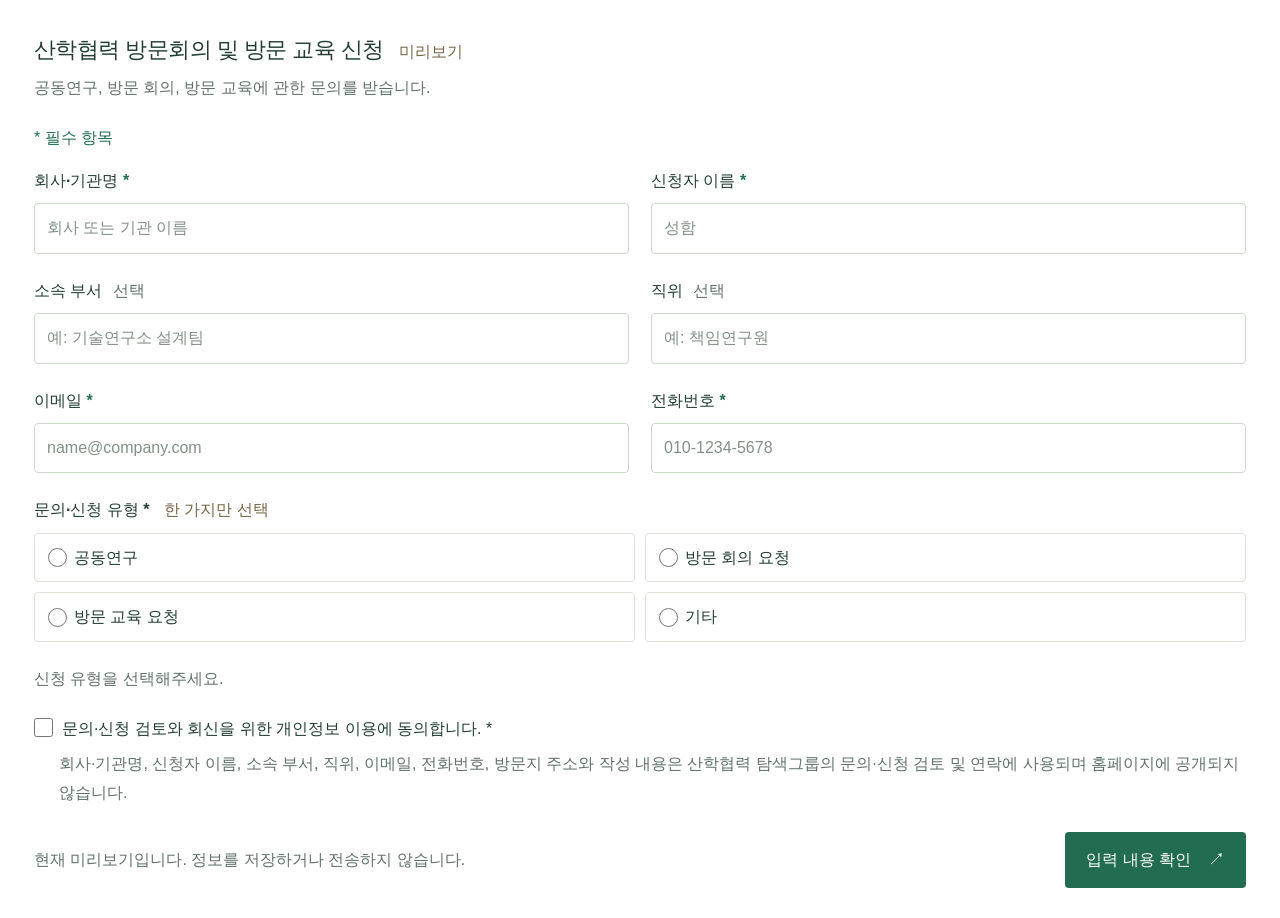
<file: google-apps-script/Index.html>
<!doctype html>
<html lang="ko">
<head>
  <meta charset="utf-8">
  <meta name="viewport" content="width=device-width,initial-scale=1">
  <meta name="referrer" content="no-referrer">
  <base target="_top">
  <title>산학협력 방문회의 및 방문 교육 신청</title>
  <style>
    /* Installed KoPubWorld fonts only. Public webfont hosting requires publisher approval. */
    @font-face { font-family:"KoPubWorld Dotum"; font-style:normal; font-weight:400; font-display:swap; src:local("KoPubWorldDotum Medium"), local("KoPubWorldDotumMedium"), local("KoPubWorld돋움체 Medium"); }
    @font-face { font-family:"KoPubWorld Dotum"; font-style:normal; font-weight:700; font-display:swap; src:local("KoPubWorldDotum Bold"), local("KoPubWorldDotumBold"), local("KoPubWorld돋움체 Bold"); }


    :root{--ink:#233d36;--muted:#62716b;--green:#226d51;--line:#dce3d9;--paper:#f8f9f4}
    *{box-sizing:border-box}body{font-size:16px;margin:0;background:#fff;color:var(--ink);font-family:"KoPubWorld Dotum","Malgun Gothic","Apple SD Gothic Neo",sans-serif;font-synthesis:none;line-height:1.65;word-break:keep-all;overflow-wrap:break-word}p,h2{margin:0}button,input,textarea{font:inherit}button{cursor:pointer}.form-shell{padding:32px 34px 30px}h2{font-size:22px;letter-spacing:-.025em}.form-intro{font-size:16px;color:var(--muted);margin:7px 0 23px}.required{margin-top:18px;font-size:16px;color:var(--green);margin-bottom:17px}.form-grid{display:grid;grid-template-columns:1fr 1fr;gap:19px 20px}.field{display:flex;flex-direction:column;gap:7px}.field-wide{grid-column:1/-1}label,legend{font-size:16px;font-weight:700}label small{font-size:16px;color:var(--muted);font-weight:400;margin-left:6px}label span,.required span{color:var(--green)}input[type=text],input[type=email],input[type=tel],textarea{width:100%;border:1px solid #cfd9ce;border-radius:4px;padding:11px 12px;font-size:16px;background:#fff;color:var(--ink);min-height:45px;outline:none}input::placeholder,textarea::placeholder{color:#829087;font-size:16px}input:focus,textarea:focus{border-color:var(--green);box-shadow:0 0 0 3px #226d5112}textarea{min-height:112px;resize:vertical;line-height:1.8}fieldset{border:0;margin:0;padding:0;min-width:0}legend{margin-bottom:9px;padding:0}.choices{display:flex;flex-wrap:wrap;gap:9px 15px}.choices label{display:inline-flex;gap:7px;align-items:center;font-size:16px;font-weight:400;min-height:30px}.choices input,.consent input{width:16px;height:16px;accent-color:var(--green);flex-shrink:0;margin:0}.field-help{font-size:16px;color:var(--muted);margin-top:0}.consent{display:flex;gap:9px;align-items:flex-start;margin:23px 0 7px;font-size:16px;font-weight:400}.consent input{margin-top:3px}.privacy{font-size:16px;color:var(--muted);padding-left:25px;line-height:1.8}.submit-row{display:flex;align-items:center;justify-content:space-between;gap:16px;margin-top:24px}.submit-row p{font-size:16px;color:var(--muted)}.submit{border:0;border-radius:4px;background:var(--green);color:white;font-weight:700;font-size:16px;padding:13px 21px;min-height:47px;white-space:nowrap}.submit span{font-size:17px;margin-left:17px}.submit:hover{background:#19563f}.submit:disabled{opacity:.55;cursor:wait}.submit:focus-visible,input:focus-visible,textarea:focus-visible{outline:2px solid #287dba;outline-offset:3px}.status{margin-top:20px;border:1px solid #cbdcc4;border-radius:4px;padding:15px 17px;background:var(--paper);font-size:16px;line-height:1.9}.status:empty{display:none}.status.error{border-color:#dab2a9;background:#fff7f4;color:#803f32}.status strong{display:block;margin-bottom:3px}.trap{position:absolute;left:-9999px;top:0;width:1px;height:1px;overflow:hidden}.preview-label{font-size:16px;color:#756648;display:inline-block;margin-left:10px;font-weight:400;letter-spacing:0}.success-panel{padding:35px 10px}.success-check{width:48px;height:48px;border-radius:50%;background:#edf2e7;color:var(--green);display:grid;place-items:center;font-size:25px;margin-bottom:22px}.success-panel h2{font-size:25px}.success-panel p{font-size:16px;color:var(--muted);margin-top:13px;line-height:1.9}.receipt{display:block;font-size:16px;color:var(--green);margin-top:22px}.success-panel button{margin-top:25px;background:white;border:1px solid var(--line);padding:10px 16px;border-radius:4px;color:var(--green);font-size:16px}[hidden]{display:none!important}
    @media(max-width:600px){.form-shell{padding:25px 20px}.form-grid{grid-template-columns:1fr;gap:19px}.field-wide{grid-column:auto}h2{font-size:21px}.form-intro{font-size:16px}.submit-row{align-items:stretch;flex-direction:column}.submit{width:100%}.privacy{font-size:16px}.choices{gap:9px 14px}.form-shell label{font-size:16px}.submit-row p{font-size:16px}.consent{font-size:16px}input[type=text],input[type=email],input[type=tel],textarea{font-size:16px}.status{font-size:16px;padding:13px}.preview-label{font-size:16px;margin-left:5px}}
    .form-grid{gap:24px 22px}.field{gap:9px}.choices label{min-height:40px}.choices input,.consent input{width:19px;height:19px}.submit-row{flex-wrap:wrap}.submit-row p{flex:1 1 240px}.submit{font-size:18px}.privacy{line-height:1.8}.preview-label{line-height:1.6}.form-shell .consent{line-height:1.75}.success-panel p{font-size:16px}
    @media(max-width:600px){.submit-row p{flex:auto}.form-shell{padding:28px 20px}.choices{gap:8px 18px}.privacy{padding-left:28px}}
    .visit-details{border:1px solid var(--line);border-radius:4px;padding:20px;background:#f8faf5}.visit-details legend{padding:0 7px;margin:0}.visit-details>.field-help{margin:0 0 18px}.visit-details .form-grid{gap:20px}.field label #research-label{color:var(--ink)}
    @media(max-width:600px){.visit-details{padding:17px 14px}.form-shell h2{font-size:23px}}
    .request-types{display:grid;grid-template-columns:repeat(2,minmax(0,1fr));gap:10px}.request-types label{border:1px solid var(--line);border-radius:4px;padding:11px 13px;line-height:1.6}.request-types label:has(input:checked){border-color:var(--green);background:#edf4ed;font-weight:700}.professor-picker{border:1px solid var(--line);border-radius:4px}.professor-picker summary{cursor:pointer;padding:13px 15px;font-size:16px;color:var(--green)}.professor-picker summary span{margin-left:12px;color:var(--muted)}.professor-options{display:grid;grid-template-columns:repeat(auto-fit,minmax(210px,1fr));gap:8px;padding:0 13px 13px}.professor-options label{display:flex;align-items:flex-start;gap:10px;padding:10px;background:#f8faf5;font-weight:400;line-height:1.6}.professor-options input{width:19px;height:19px;margin:4px 0 0;accent-color:var(--green);flex-shrink:0}.professor-options label>span{color:var(--ink)}.professor-options strong{display:block}.professor-affiliation{display:block;color:var(--muted);font-weight:400}.selected-professors{margin-top:9px}.professor-picker summary:focus-visible{outline:2px solid #287dba;outline-offset:3px}
    @media(max-width:600px){.request-types{grid-template-columns:1fr}.professor-options{grid-template-columns:1fr}}
    @media(prefers-reduced-motion:reduce){*{scroll-behavior:auto!important}}
  </style>
</head>
<body>
  <div class="form-shell">
    <div id="form-view">
      <h2>산학협력 방문회의 및 방문 교육 신청 <span id="preview-label" class="preview-label" hidden>미리보기</span></h2>
      <p class="form-intro">공동연구, 방문 회의, 방문 교육에 관한 문의를 받습니다.</p>
      <p class="required"><span>*</span> 필수 항목</p>
      <form id="inquiry" novalidate>
        <div class="form-grid">
          <div class="field"><label for="company">회사·기관명 <span>*</span></label><input id="company" name="company" type="text" autocomplete="organization" maxlength="120" placeholder="회사 또는 기관 이름" required></div>
          <div class="field"><label for="name">신청자 이름 <span>*</span></label><input id="name" name="name" type="text" autocomplete="name" maxlength="60" placeholder="성함" required></div>
          <div class="field"><label for="department">소속 부서 <small>선택</small></label><input id="department" name="department" type="text" maxlength="120" placeholder="예: 기술연구소 설계팀"></div>
          <div class="field"><label for="position">직위 <small>선택</small></label><input id="position" name="position" type="text" autocomplete="organization-title" maxlength="80" placeholder="예: 책임연구원"></div>
          <div class="field"><label for="email">이메일 <span>*</span></label><input id="email" name="email" type="email" autocomplete="email" maxlength="254" placeholder="name@company.com" required></div>
          <div class="field"><label for="phone">전화번호 <span>*</span></label><input id="phone" name="phone" type="tel" inputmode="tel" autocomplete="tel" maxlength="30" placeholder="010-1234-5678" required></div>
          <fieldset class="field-wide"><legend>문의·신청 유형 <span>*</span> <span class="preview-label">한 가지만 선택</span></legend><div class="choices request-types"><label><input type="radio" name="types" value="공동연구" required>공동연구</label><label><input type="radio" name="types" value="방문 회의 요청" required>방문 회의 요청</label><label><input type="radio" name="types" value="방문 교육 요청" required>방문 교육 요청</label><label><input type="radio" name="types" value="기타" required>기타</label></div></fieldset>
          <p id="choose-type" class="field-help field-wide">신청 유형을 선택해주세요.</p>
          <fieldset id="professor-field" class="field-wide" hidden disabled>
            <legend>희망 교수 <span class="preview-label">선택 · 복수 선택 가능</span></legend>
            <details class="professor-picker"><summary>교수진 명단에서 선택 <span id="professor-count">0명 선택</span></summary>
              <div class="professor-options">
                  <label><input type="checkbox" name="professors" value="이세진"><span><strong>이세진</strong><span class="professor-affiliation">공주대학교</span></span></label>
                  <label><input type="checkbox" name="professors" value="유용균"><span><strong>유용균</strong><span class="professor-affiliation">KAERI</span></span></label>
                  <label><input type="checkbox" name="professors" value="임재혁"><span><strong>임재혁</strong><span class="professor-affiliation">경희대학교</span></span></label>
                  <label><input type="checkbox" name="professors" value="최상헌"><span><strong>최상헌</strong><span class="professor-affiliation">경북대학교</span></span></label>
                  <label><input type="checkbox" name="professors" value="송재복"><span><strong>송재복</strong><span class="professor-affiliation">고려대학교</span></span></label>
                  <label><input type="checkbox" name="professors" value="강남우"><span><strong>강남우</strong><span class="professor-affiliation">KAIST</span></span></label>
                  <label><input type="checkbox" name="professors" value="김남중"><span><strong>김남중</strong><span class="professor-affiliation">서강대학교</span></span></label>
                  <label><input type="checkbox" name="professors" value="민경민"><span><strong>민경민</strong><span class="professor-affiliation">연세대학교</span></span></label>
                  <label><input type="checkbox" name="professors" value="손정우"><span><strong>손정우</strong><span class="professor-affiliation">금오공과대학교</span></span></label>
                  <label><input type="checkbox" name="professors" value="심주용"><span><strong>심주용</strong><span class="professor-affiliation">숙명여자대학교</span></span></label>
                  <label><input type="checkbox" name="professors" value="오현석"><span><strong>오현석</strong><span class="professor-affiliation">GIST</span></span></label>
                  <label><input type="checkbox" name="professors" value="유승화"><span><strong>유승화</strong><span class="professor-affiliation">KAIST</span></span></label>
                  <label><input type="checkbox" name="professors" value="이상승"><span><strong>이상승</strong><span class="professor-affiliation">인하대학교</span></span></label>
                  <label><input type="checkbox" name="professors" value="이수영"><span><strong>이수영</strong><span class="professor-affiliation">중앙대학교</span></span></label>
                  <label><input type="checkbox" name="professors" value="이승철"><span><strong>이승철</strong><span class="professor-affiliation">KAIST</span></span></label>
                  <label><input type="checkbox" name="professors" value="이덕진"><span><strong>이덕진</strong><span class="professor-affiliation">전북대학교</span></span></label>
                  <label><input type="checkbox" name="professors" value="이진우"><span><strong>이진우</strong><span class="professor-affiliation">아주대학교</span></span></label>
                  <label><input type="checkbox" name="professors" value="전준구"><span><strong>전준구</strong><span class="professor-affiliation">POSTECH</span></span></label>
                  <label><input type="checkbox" name="professors" value="하종문"><span><strong>하종문</strong><span class="professor-affiliation">아주대학교</span></span></label>
                  <label><input type="checkbox" name="professors" value="김태진"><span><strong>김태진</strong><span class="professor-affiliation">전북대학교</span></span></label>
                  <label><input type="checkbox" name="professors" value="정준하"><span><strong>정준하</strong><span class="professor-affiliation">아주대학교</span></span></label>
                  <label><input type="checkbox" name="professors" value="박찬희"><span><strong>박찬희</strong><span class="professor-affiliation">서울시립대학교</span></span></label>
                  <label><input type="checkbox" name="professors" value="박범수"><span><strong>박범수</strong><span class="professor-affiliation">서울과학기술대학교</span></span></label>
                  <label><input type="checkbox" name="professors" value="양선웅"><span><strong>양선웅</strong><span class="professor-affiliation">한양대학교</span></span></label>
                  <label><input type="checkbox" name="professors" value="김대겸"><span><strong>김대겸</strong><span class="professor-affiliation">고려대학교</span></span></label>
              </div>
            </details>
            <p id="selected-professors" class="field-help selected-professors" aria-live="polite">지정하지 않음</p>
          </fieldset>
          <div id="interest-field" class="field field-wide" hidden><label for="interest">관심 분야 <span>*</span></label><input id="interest" name="interest" type="text" maxlength="300" placeholder="예: 설계 최적화, 고장 진단, 생성형 AI" required disabled></div>
          <div id="research-field" class="field field-wide" hidden><label for="research"><span id="research-label">문의·신청 내용</span> <span>*</span></label><textarea id="research" name="research" maxlength="3000" required disabled placeholder="논의하거나 AI 적용이 필요한 연구·업무 내용을 적어주세요."></textarea></div>
          <fieldset id="visit-details" class="visit-details field-wide" hidden disabled>
            <legend>방문 신청 정보 <span class="preview-label">선택 항목</span></legend>
            <p class="field-help">희망 내용을 적어주시면 담당자가 일정과 진행 방식을 협의합니다.</p>
            <div class="form-grid">
              <div class="field"><label for="preferredSchedule">희망 일정</label><input id="preferredSchedule" name="preferredSchedule" type="text" maxlength="200" placeholder="예: 11월 중 평일 오후 / 협의 가능"></div>
              <div class="field"><label for="visitLocation">희망 장소</label><input id="visitLocation" name="visitLocation" type="text" maxlength="200" placeholder="예: 성남 본사 회의실 / 온라인"></div>
              <div class="field field-wide"><label for="visitAddress">방문지 주소 <small>선택</small></label><input id="visitAddress" name="visitAddress" type="text" maxlength="200" placeholder="예: 경기도 성남시 분당구"><p class="field-help">시·도와 시·군·구까지만 적어주세요.</p></div>
              <div class="field field-wide"><label for="audience">참석 대상·예상 인원</label><input id="audience" name="audience" type="text" maxlength="200" placeholder="예: 설계·연구개발 담당자 약 20명, AI 입문 수준"></div>
              <div class="field field-wide" id="training-details" hidden><label for="trainingDuration">희망 교육 시간</label><input id="trainingDuration" name="trainingDuration" type="text" maxlength="100" placeholder="예: 2시간 특강 / 반나절 실습 / 협의 가능" disabled></div>
            </div>
          </fieldset>
          <div id="advice-field" class="field field-wide" hidden><label for="advice">추가 요청사항 <small>선택</small></label><textarea id="advice" name="advice" maxlength="3000" disabled placeholder="필요한 자문, 실습 여부, 준비 사항 등 추가로 전달할 내용을 적어주세요."></textarea></div>
        </div>
        <div class="trap" aria-hidden="true"><label for="website">Website</label><input id="website" name="website" type="text" tabindex="-1" autocomplete="off"></div>
        <label class="consent" for="consent"><input id="consent" name="consent" type="checkbox" required>문의·신청 검토와 회신을 위한 개인정보 이용에 동의합니다. *</label>
        <p class="privacy">회사·기관명, 신청자 이름, 소속 부서, 직위, 이메일, 전화번호, 방문지 주소와 작성 내용은 산학협력 탐색그룹의 문의·신청 검토 및 연락에 사용되며 홈페이지에 공개되지 않습니다.</p>
        <div class="submit-row"><p id="submit-help">담당자가 이메일 또는 전화로 연락드립니다.</p><button class="submit" type="submit"><span id="submit-label" style="font-size:16px;margin:0">문의·신청 보내기</span><span aria-hidden="true">↗</span></button></div>
        <div id="status" class="status" role="status" aria-live="polite" tabindex="-1"></div>
      </form>
    </div>
    <section id="success-view" class="success-panel" hidden tabindex="-1"><div class="success-check" aria-hidden="true">✓</div><h2>문의·신청이 접수되었습니다.</h2><p id="success-message">내용을 검토한 후 이메일 또는 전화로 연락드리겠습니다.</p><span id="receipt" class="receipt"></span><button type="button" id="another">다른 문의·신청 작성하기</button></section>
    <noscript><p>문의 입력을 위해 브라우저의 JavaScript를 활성화해주세요. 현재 정보는 전송되지 않았습니다.</p></noscript>
  </div>
  <script>
    (() => {
      const form=document.getElementById('inquiry');
      const submit=form.querySelector('button[type=submit]');
      const status=document.getElementById('status');
      const live=!!(window.google && google.script && google.script.run);
      let startedAt=Date.now(), pending=false, submissionId='', fingerprint='', timer, attempt=0;
      if(!live){document.getElementById('preview-label').hidden=false;document.getElementById('submit-label').textContent='입력 내용 확인';document.getElementById('submit-help').textContent='현재 미리보기입니다. 정보를 저장하거나 전송하지 않습니다.';}
      function resize(){const height=Math.max(document.querySelector('.form-shell').scrollHeight,document.querySelector('.form-shell').getBoundingClientRect().height)+4;window.top.postMessage({channel:'ksme-inquiry-height',height},'*');}
      new ResizeObserver(resize).observe(document.querySelector('.form-shell'));
      function show(message,error=false){status.textContent=message;status.classList.toggle('error',error);resize();}
      function release(){pending=false;submit.disabled=false;clearTimeout(timer);document.getElementById('submit-label').textContent=live?'문의·신청 보내기':'입력 내용 확인';}
      function id(){if(window.crypto?.randomUUID)return crypto.randomUUID();return 'xxxxxxxx-xxxx-4xxx-yxxx-xxxxxxxxxxxx'.replace(/[xy]/g,c=>{const r=Math.random()*16|0;return(c==='x'?r:(r&3|8)).toString(16);});}
      const visitDetails=document.getElementById('visit-details');
      const trainingDetails=document.getElementById('training-details');
      const professorField=document.getElementById('professor-field');
      function updateProfessorSummary(){
        const names=[...form.querySelectorAll('[name=professors]:checked')].map(i=>i.value);
        document.getElementById('professor-count').textContent=names.length+'명 선택';
        document.getElementById('selected-professors').textContent=names.length?names.join(', '):'지정하지 않음';
        resize();
      }
      function updateRequestFields(){
        const type=form.querySelector('[name=types]:checked')?.value||'';
        const details=!!type&&type!=='기타';
        const training=type==='방문 교육 요청';
        const visit=training||type==='방문 회의 요청';
        document.getElementById('choose-type').hidden=!!type;
        professorField.hidden=!details;professorField.disabled=!details;
        document.getElementById('interest-field').hidden=!details;form.interest.disabled=!details;
        document.getElementById('advice-field').hidden=!details;form.advice.disabled=!details;
        document.getElementById('research-field').hidden=!type;form.research.disabled=!type;
        visitDetails.hidden=!visit;visitDetails.disabled=!visit;
        trainingDetails.hidden=!training;form.trainingDuration.disabled=!training;
        document.getElementById('research-label').textContent=type==='기타'?'기타 문의 내용':training?'희망 교육 내용':visit?'희망 회의 내용':'논의·연구 내용';
        form.research.placeholder=type==='기타'?'문의하거나 요청하고 싶은 내용을 자유롭게 적어주세요.':training?'배우고 싶은 AI 주제, 교육 목표, 희망하는 강의·실습 내용을 적어주세요.':visit?'방문 회의에서 논의하고 싶은 주제와 연구·업무 내용을 적어주세요.':'논의하거나 AI 적용이 필요한 연구·업무 내용을 적어주세요.';
        updateProfessorSummary();
      }
      form.querySelectorAll('[name=types]').forEach(input=>input.addEventListener('change',updateRequestFields));
      form.querySelectorAll('[name=professors]').forEach(input=>input.addEventListener('change',updateProfessorSummary));
      updateRequestFields();
      form.phone.addEventListener('input',()=>form.phone.setCustomValidity(''));
      form.addEventListener('submit',event=>{
        event.preventDefault();if(pending)return;
        for(const input of form.querySelectorAll('input[type=text],input[type=email],input[type=tel],textarea'))input.value=input.value.trim();
        const phone=form.phone.value;
        form.phone.setCustomValidity(/^\+?[0-9\s().-]+$/.test(phone)&&phone.replace(/\D/g,'').length>=7&&phone.replace(/\D/g,'').length<=15?'':'전화번호를 확인해주세요.');
        if(!form.reportValidity()){show('필수 항목, 연락처, 개인정보 이용 동의를 확인해주세요.',true);return;}
        const payload={department:form.department.value,position:form.position.value,visitAddress:visitDetails.disabled?'':form.visitAddress.value,company:form.company.value,name:form.elements.namedItem('name').value,email:form.email.value,phone:form.phone.value,types:[...form.querySelectorAll('[name=types]:checked')].map(i=>i.value),research:form.research.value,advice:form.advice.disabled?'':form.advice.value,interest:form.interest.disabled?'':form.interest.value,professors:professorField.disabled?[]:[...form.querySelectorAll('[name=professors]:checked')].map(i=>i.value),preferredSchedule:visitDetails.disabled?'':form.preferredSchedule.value,visitLocation:visitDetails.disabled?'':form.visitLocation.value,audience:visitDetails.disabled?'':form.audience.value,trainingDuration:form.trainingDuration.disabled?'':form.trainingDuration.value,consent:form.consent.checked,website:form.website.value,startedAt};
        if(!live){show('입력 내용을 확인했습니다. 미리보기 상태로, 저장이나 메일 발송은 하지 않았습니다.');return;}
        const nextFingerprint=JSON.stringify({...payload,startedAt:0});
        if(nextFingerprint!==fingerprint){submissionId=id();fingerprint=nextFingerprint;}
        payload.submissionId=submissionId;const thisAttempt=++attempt;pending=true;submit.disabled=true;document.getElementById('submit-label').textContent='접수 중…';show('문의·신청 내용을 접수하고 있습니다.');
        timer=setTimeout(()=>{if(thisAttempt!==attempt)return;release();show('접수 결과를 확인하지 못했습니다. 입력 내용은 유지됩니다. 잠시 후 다시 시도해주세요.',true);},45000);
        google.script.run.withSuccessHandler(result=>{
          if(thisAttempt!==attempt)return;release();
          if(!result?.ok){show(result?.message||'접수를 완료하지 못했습니다. 잠시 후 다시 시도해주세요.',true);return;}
          document.getElementById('form-view').hidden=true;document.getElementById('success-view').hidden=false;document.getElementById('receipt').textContent='접수번호 '+result.receipt;document.getElementById('success-message').textContent='내용을 검토한 후 이메일 또는 전화로 연락드리겠습니다.'+(visitDetails.disabled?'':' 방문 일정은 담당자와 협의 후 확정됩니다.');document.getElementById('success-view').focus();resize();
        }).withFailureHandler(()=>{if(thisAttempt!==attempt)return;release();show('접수 결과를 확인하지 못했습니다. 입력 내용은 유지됩니다. 잠시 후 다시 시도해주세요.',true);}).submitInquiry(payload);
      });
      document.getElementById('another').addEventListener('click',()=>{form.reset();document.querySelector('.professor-picker').open=false;updateRequestFields();show('');submissionId='';fingerprint='';startedAt=Date.now();document.getElementById('success-view').hidden=true;document.getElementById('form-view').hidden=false;form.company.focus();resize();});
      resize();
    })();
  </script>
</body>
</html>
</file>
